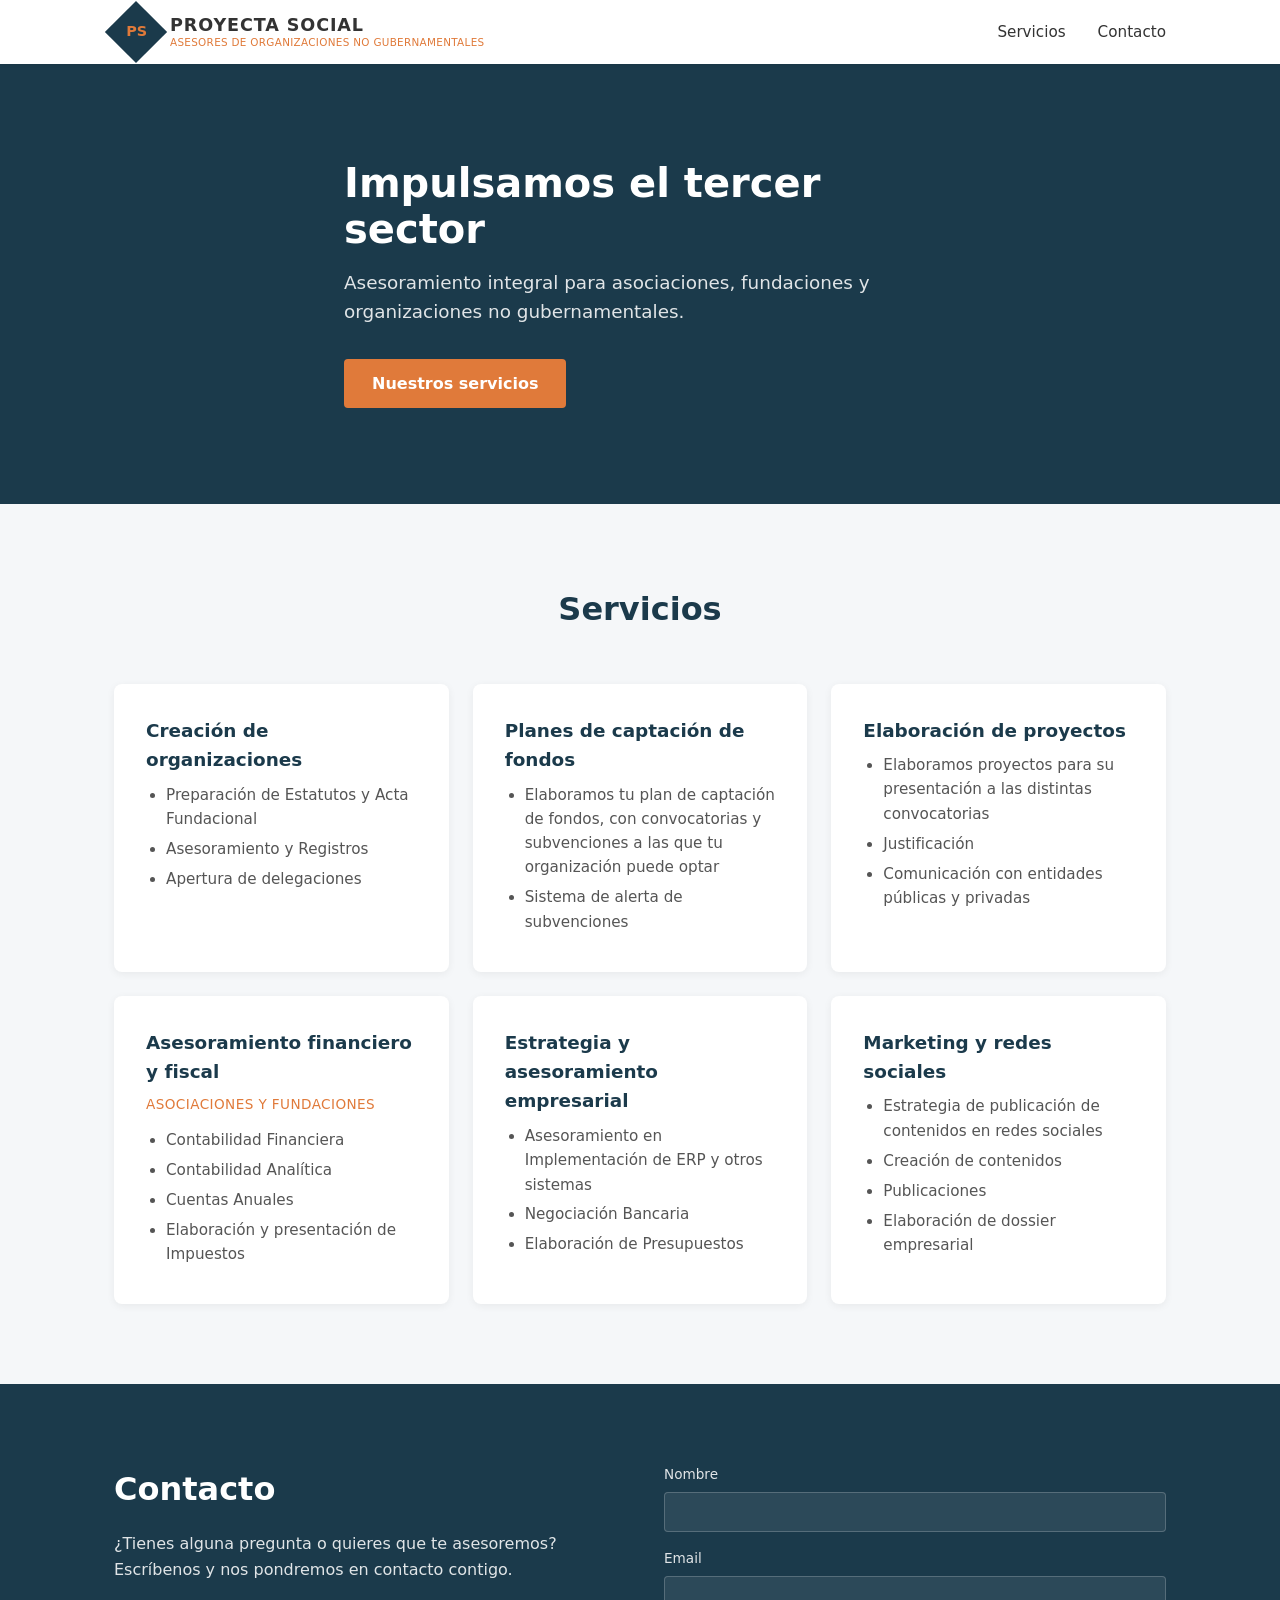
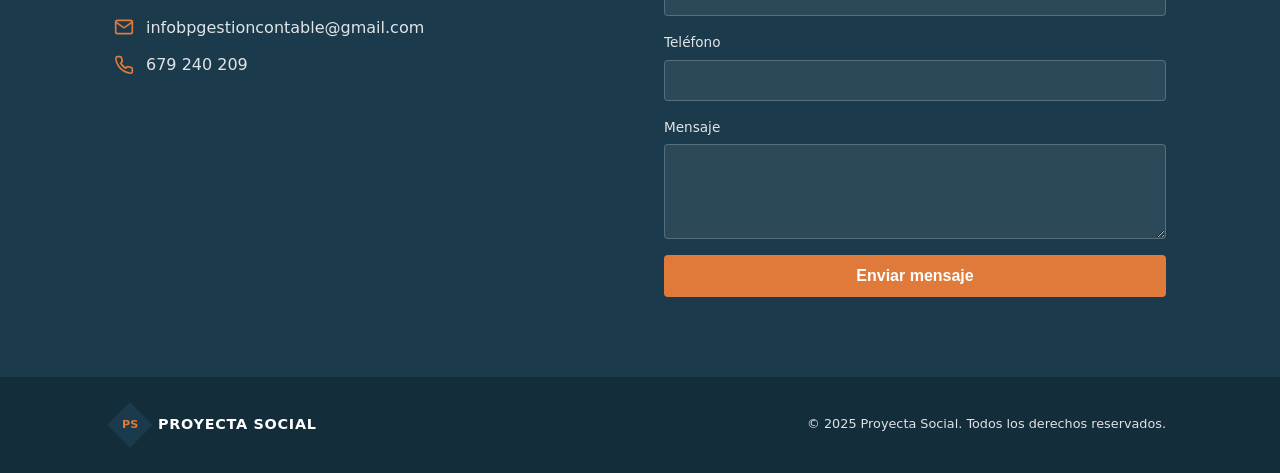
<file: index.html>
<!DOCTYPE html>
<html lang="es">
<head>
  <meta charset="UTF-8">
  <meta name="viewport" content="width=device-width, initial-scale=1.0">
  <title>Proyecta Social — Asesores de Organizaciones No Gubernamentales</title>
  <meta name="description" content="Proyecta Social: asesoramiento integral para asociaciones, fundaciones y organizaciones no gubernamentales. Creación, captación de fondos, proyectos, contabilidad y estrategia.">
  <link rel="stylesheet" href="styles.css">
</head>
<body>

  <header class="header">
    <div class="container header__inner">
      <a href="#" class="logo">
        <span class="logo__diamond"><span>PS</span></span>
        <span class="logo__text">
          <strong>Proyecta Social</strong>
          <small>Asesores de Organizaciones No Gubernamentales</small>
        </span>
      </a>
      <button class="menu-toggle" aria-label="Abrir menú" aria-expanded="false">
        <span></span><span></span><span></span>
      </button>
      <nav class="nav" id="nav">
        <a href="#servicios">Servicios</a>
        <a href="#contacto">Contacto</a>
      </nav>
    </div>
  </header>

  <section class="hero">
    <div class="container hero__inner">
      <h1>Impulsamos el tercer sector</h1>
      <p>Asesoramiento integral para asociaciones, fundaciones y organizaciones no gubernamentales.</p>
      <a href="#servicios" class="btn">Nuestros servicios</a>
    </div>
  </section>

  <section class="servicios" id="servicios">
    <div class="container">
      <h2>Servicios</h2>
      <div class="servicios__grid">

        <div class="servicio-card">
          <h3>Creación de organizaciones</h3>
          <ul>
            <li>Preparación de Estatutos y Acta Fundacional</li>
            <li>Asesoramiento y Registros</li>
            <li>Apertura de delegaciones</li>
          </ul>
        </div>

        <div class="servicio-card">
          <h3>Planes de captación de fondos</h3>
          <ul>
            <li>Elaboramos tu plan de captación de fondos, con convocatorias y subvenciones a las que tu organización puede optar</li>
            <li>Sistema de alerta de subvenciones</li>
          </ul>
        </div>

        <div class="servicio-card">
          <h3>Elaboración de proyectos</h3>
          <ul>
            <li>Elaboramos proyectos para su presentación a las distintas convocatorias</li>
            <li>Justificación</li>
            <li>Comunicación con entidades públicas y privadas</li>
          </ul>
        </div>

        <div class="servicio-card">
          <h3>Asesoramiento financiero y fiscal</h3>
          <p class="servicio-card__subtitle">Asociaciones y Fundaciones</p>
          <ul>
            <li>Contabilidad Financiera</li>
            <li>Contabilidad Analítica</li>
            <li>Cuentas Anuales</li>
            <li>Elaboración y presentación de Impuestos</li>
          </ul>
        </div>

        <div class="servicio-card">
          <h3>Estrategia y asesoramiento empresarial</h3>
          <ul>
            <li>Asesoramiento en Implementación de ERP y otros sistemas</li>
            <li>Negociación Bancaria</li>
            <li>Elaboración de Presupuestos</li>
          </ul>
        </div>

        <div class="servicio-card">
          <h3>Marketing y redes sociales</h3>
          <ul>
            <li>Estrategia de publicación de contenidos en redes sociales</li>
            <li>Creación de contenidos</li>
            <li>Publicaciones</li>
            <li>Elaboración de dossier empresarial</li>
          </ul>
        </div>

      </div>
    </div>
  </section>

  <section class="contacto" id="contacto">
    <div class="container contacto__inner">

      <div class="contacto__info">
        <h2>Contacto</h2>
        <p>¿Tienes alguna pregunta o quieres que te asesoremos? Escríbenos y nos pondremos en contacto contigo.</p>
        <ul class="contacto__datos">
          <li>
            <svg width="20" height="20" viewBox="0 0 24 24" fill="none" stroke="currentColor" stroke-width="2"><path d="M4 4h16c1.1 0 2 .9 2 2v12c0 1.1-.9 2-2 2H4c-1.1 0-2-.9-2-2V6c0-1.1.9-2 2-2z"/><polyline points="22,6 12,13 2,6"/></svg>
            <a href="mailto:infobpgestioncontable@gmail.com">infobpgestioncontable@gmail.com</a>
          </li>
          <li>
            <svg width="20" height="20" viewBox="0 0 24 24" fill="none" stroke="currentColor" stroke-width="2"><path d="M22 16.92v3a2 2 0 01-2.18 2 19.79 19.79 0 01-8.63-3.07 19.5 19.5 0 01-6-6 19.79 19.79 0 01-3.07-8.67A2 2 0 014.11 2h3a2 2 0 012 1.72c.127.96.362 1.903.7 2.81a2 2 0 01-.45 2.11L8.09 9.91a16 16 0 006 6l1.27-1.27a2 2 0 012.11-.45c.907.338 1.85.573 2.81.7A2 2 0 0122 16.92z"/></svg>
            <a href="tel:+34679240209">679 240 209</a>
          </li>
        </ul>
      </div>

      <form class="contacto__form" name="contacto" method="POST" action="/exito" netlify data-netlify="true" netlify-honeypot="bot-field">
        <input type="hidden" name="form-name" value="contacto">
        <p class="hidden" aria-hidden="true">
          <label>No rellenar: <input name="bot-field"></label>
        </p>
        <div class="form-group">
          <label for="nombre">Nombre</label>
          <input type="text" id="nombre" name="nombre" required>
        </div>
        <div class="form-group">
          <label for="email">Email</label>
          <input type="email" id="email" name="email" required>
        </div>
        <div class="form-group">
          <label for="telefono">Teléfono</label>
          <input type="tel" id="telefono" name="telefono">
        </div>
        <div class="form-group">
          <label for="mensaje">Mensaje</label>
          <textarea id="mensaje" name="mensaje" rows="4" required></textarea>
        </div>
        <button type="submit" class="btn">Enviar mensaje</button>
      </form>

    </div>
  </section>

  <footer class="footer">
    <div class="container footer__inner">
      <span class="logo logo--small">
        <span class="logo__diamond"><span>PS</span></span>
        <span class="logo__text">
          <strong>Proyecta Social</strong>
        </span>
      </span>
      <p>&copy; 2025 Proyecta Social. Todos los derechos reservados.</p>
    </div>
  </footer>

  <script>
    document.querySelector('.menu-toggle').addEventListener('click', function () {
      const nav = document.getElementById('nav');
      const expanded = this.getAttribute('aria-expanded') === 'true';
      this.setAttribute('aria-expanded', !expanded);
      nav.classList.toggle('nav--open');
    });
  </script>

</body>
</html>
</file>
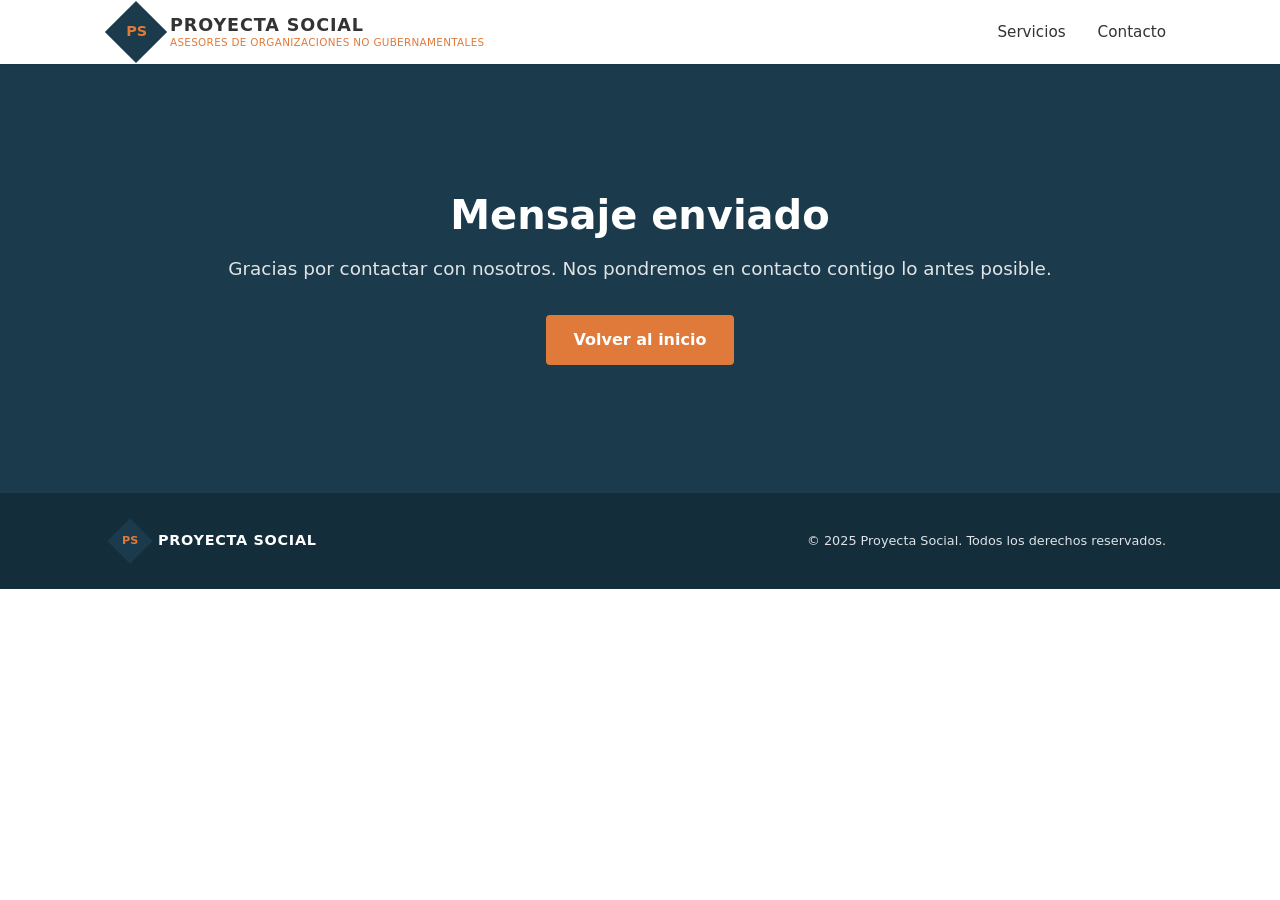
<file: exito.html>
<!DOCTYPE html>
<html lang="es">
<head>
  <meta charset="UTF-8">
  <meta name="viewport" content="width=device-width, initial-scale=1.0">
  <title>Mensaje enviado — Proyecta Social</title>
  <link rel="stylesheet" href="styles.css">
</head>
<body>

  <header class="header">
    <div class="container header__inner">
      <a href="/" class="logo">
        <span class="logo__diamond"><span>PS</span></span>
        <span class="logo__text">
          <strong>Proyecta Social</strong>
          <small>Asesores de Organizaciones No Gubernamentales</small>
        </span>
      </a>
      <nav class="nav">
        <a href="/#servicios">Servicios</a>
        <a href="/#contacto">Contacto</a>
      </nav>
    </div>
  </header>

  <section class="hero" style="text-align:center; padding:8rem 0;">
    <div class="container">
      <h1>Mensaje enviado</h1>
      <p style="margin-bottom:2rem;">Gracias por contactar con nosotros. Nos pondremos en contacto contigo lo antes posible.</p>
      <a href="/" class="btn">Volver al inicio</a>
    </div>
  </section>

  <footer class="footer">
    <div class="container footer__inner">
      <span class="logo logo--small">
        <span class="logo__diamond"><span>PS</span></span>
        <span class="logo__text">
          <strong>Proyecta Social</strong>
        </span>
      </span>
      <p>&copy; 2025 Proyecta Social. Todos los derechos reservados.</p>
    </div>
  </footer>

</body>
</html>
</file>
<file: styles.css>
/* ===== Variables ===== */
:root {
  --color-dark: #1b3a4b;
  --color-dark-alt: #24495c;
  --color-accent: #e07a3a;
  --color-accent-hover: #c96828;
  --color-light: #f5f7f9;
  --color-white: #ffffff;
  --color-text: #333333;
  --color-text-light: #ffffffdd;
  --font-main: system-ui, -apple-system, "Segoe UI", Roboto, "Helvetica Neue", Arial, sans-serif;
  --max-width: 1100px;
}

/* ===== Reset ===== */
*, *::before, *::after { box-sizing: border-box; margin: 0; padding: 0; }
html { scroll-behavior: smooth; }
body { font-family: var(--font-main); color: var(--color-text); line-height: 1.6; }
a { color: inherit; text-decoration: none; }
ul { list-style: none; }
img { max-width: 100%; display: block; }

.container { max-width: var(--max-width); margin: 0 auto; padding: 0 1.5rem; }
.hidden { display: none !important; }

/* ===== Logo ===== */
.logo { display: flex; align-items: center; gap: 0.75rem; }
.logo__diamond {
  width: 44px; height: 44px;
  background: var(--color-dark);
  transform: rotate(45deg);
  display: flex; align-items: center; justify-content: center;
  flex-shrink: 0;
}
.logo__diamond span {
  transform: rotate(-45deg);
  color: var(--color-accent);
  font-weight: 700; font-size: 0.9rem;
}
.logo__text { display: flex; flex-direction: column; line-height: 1.2; }
.logo__text strong { font-size: 1.1rem; text-transform: uppercase; letter-spacing: 0.05em; }
.logo__text small { font-size: 0.65rem; text-transform: uppercase; color: var(--color-accent); letter-spacing: 0.03em; }
.logo--small .logo__diamond { width: 32px; height: 32px; }
.logo--small .logo__diamond span { font-size: 0.7rem; }
.logo--small .logo__text strong { font-size: 0.9rem; }

/* ===== Header ===== */
.header {
  position: sticky; top: 0; z-index: 100;
  background: var(--color-white);
  box-shadow: 0 1px 4px rgba(0,0,0,0.08);
}
.header__inner {
  display: flex; align-items: center; justify-content: space-between;
  height: 64px;
}
.nav { display: flex; gap: 2rem; }
.nav a {
  font-size: 0.95rem; font-weight: 500;
  transition: color 0.2s;
}
.nav a:hover { color: var(--color-accent); }

.menu-toggle {
  display: none; background: none; border: none; cursor: pointer;
  flex-direction: column; gap: 5px; padding: 4px;
}
.menu-toggle span {
  display: block; width: 24px; height: 2px; background: var(--color-dark);
  transition: 0.2s;
}

/* ===== Hero ===== */
.hero {
  background: var(--color-dark);
  color: var(--color-white);
  padding: 6rem 0;
}
.hero__inner { max-width: 640px; }
.hero h1 { font-size: 2.5rem; line-height: 1.15; margin-bottom: 1rem; }
.hero p { font-size: 1.15rem; color: var(--color-text-light); margin-bottom: 2rem; }

/* ===== Button ===== */
.btn {
  display: inline-block;
  background: var(--color-accent); color: var(--color-white);
  padding: 0.75rem 1.75rem;
  border: none; border-radius: 4px;
  font-size: 1rem; font-weight: 600;
  cursor: pointer; transition: background 0.2s;
}
.btn:hover { background: var(--color-accent-hover); }

/* ===== Servicios ===== */
.servicios { padding: 5rem 0; background: var(--color-light); }
.servicios h2 {
  font-size: 2rem; text-align: center;
  margin-bottom: 3rem; color: var(--color-dark);
}
.servicios__grid {
  display: grid;
  grid-template-columns: repeat(auto-fill, minmax(320px, 1fr));
  gap: 1.5rem;
}
.servicio-card {
  background: var(--color-white);
  border-radius: 8px;
  padding: 2rem;
  box-shadow: 0 2px 8px rgba(0,0,0,0.06);
  transition: box-shadow 0.2s;
}
.servicio-card:hover { box-shadow: 0 4px 16px rgba(0,0,0,0.1); }
.servicio-card h3 {
  font-size: 1.15rem; color: var(--color-dark);
  margin-bottom: 0.5rem;
}
.servicio-card__subtitle {
  font-size: 0.85rem; color: var(--color-accent);
  text-transform: uppercase; letter-spacing: 0.03em;
  margin-bottom: 0.75rem;
}
.servicio-card ul { padding-left: 1.25rem; list-style: disc; }
.servicio-card li {
  font-size: 0.95rem; color: #555;
  margin-bottom: 0.35rem;
}

/* ===== Contacto ===== */
.contacto { padding: 5rem 0; background: var(--color-dark); color: var(--color-white); }
.contacto__inner {
  display: grid;
  grid-template-columns: 1fr 1fr;
  gap: 3rem;
  align-items: start;
}
.contacto h2 { font-size: 2rem; margin-bottom: 1rem; }
.contacto__info p { color: var(--color-text-light); margin-bottom: 2rem; }
.contacto__datos { display: flex; flex-direction: column; gap: 0.75rem; }
.contacto__datos li { display: flex; align-items: center; gap: 0.75rem; }
.contacto__datos a {
  color: var(--color-text-light);
  transition: color 0.2s;
}
.contacto__datos a:hover { color: var(--color-accent); }
.contacto__datos svg { color: var(--color-accent); flex-shrink: 0; }

.contacto__form {
  display: flex; flex-direction: column; gap: 1rem;
}
.form-group { display: flex; flex-direction: column; gap: 0.35rem; }
.form-group label { font-size: 0.85rem; font-weight: 500; color: var(--color-text-light); }
.form-group input,
.form-group textarea {
  padding: 0.65rem 0.75rem;
  border: 1px solid rgba(255,255,255,0.2);
  border-radius: 4px;
  background: rgba(255,255,255,0.08);
  color: var(--color-white);
  font-family: inherit; font-size: 0.95rem;
  transition: border-color 0.2s;
}
.form-group input:focus,
.form-group textarea:focus {
  outline: none;
  border-color: var(--color-accent);
}
.form-group textarea { resize: vertical; }

/* ===== Footer ===== */
.footer {
  background: #142d3b;
  color: var(--color-text-light);
  padding: 2rem 0;
}
.footer__inner {
  display: flex; align-items: center; justify-content: space-between;
}
.footer__inner .logo__text strong { color: var(--color-white); }
.footer p { font-size: 0.8rem; }

/* ===== Responsive ===== */
@media (max-width: 768px) {
  .menu-toggle { display: flex; }
  .nav {
    display: none; flex-direction: column;
    position: absolute; top: 64px; left: 0; right: 0;
    background: var(--color-white);
    padding: 1rem 1.5rem;
    box-shadow: 0 4px 8px rgba(0,0,0,0.08);
    gap: 1rem;
  }
  .nav--open { display: flex; }
  .hero { padding: 4rem 0; }
  .hero h1 { font-size: 1.75rem; }
  .servicios__grid { grid-template-columns: 1fr; }
  .contacto__inner { grid-template-columns: 1fr; gap: 2rem; }
  .footer__inner { flex-direction: column; gap: 0.75rem; text-align: center; }
}
</file>
